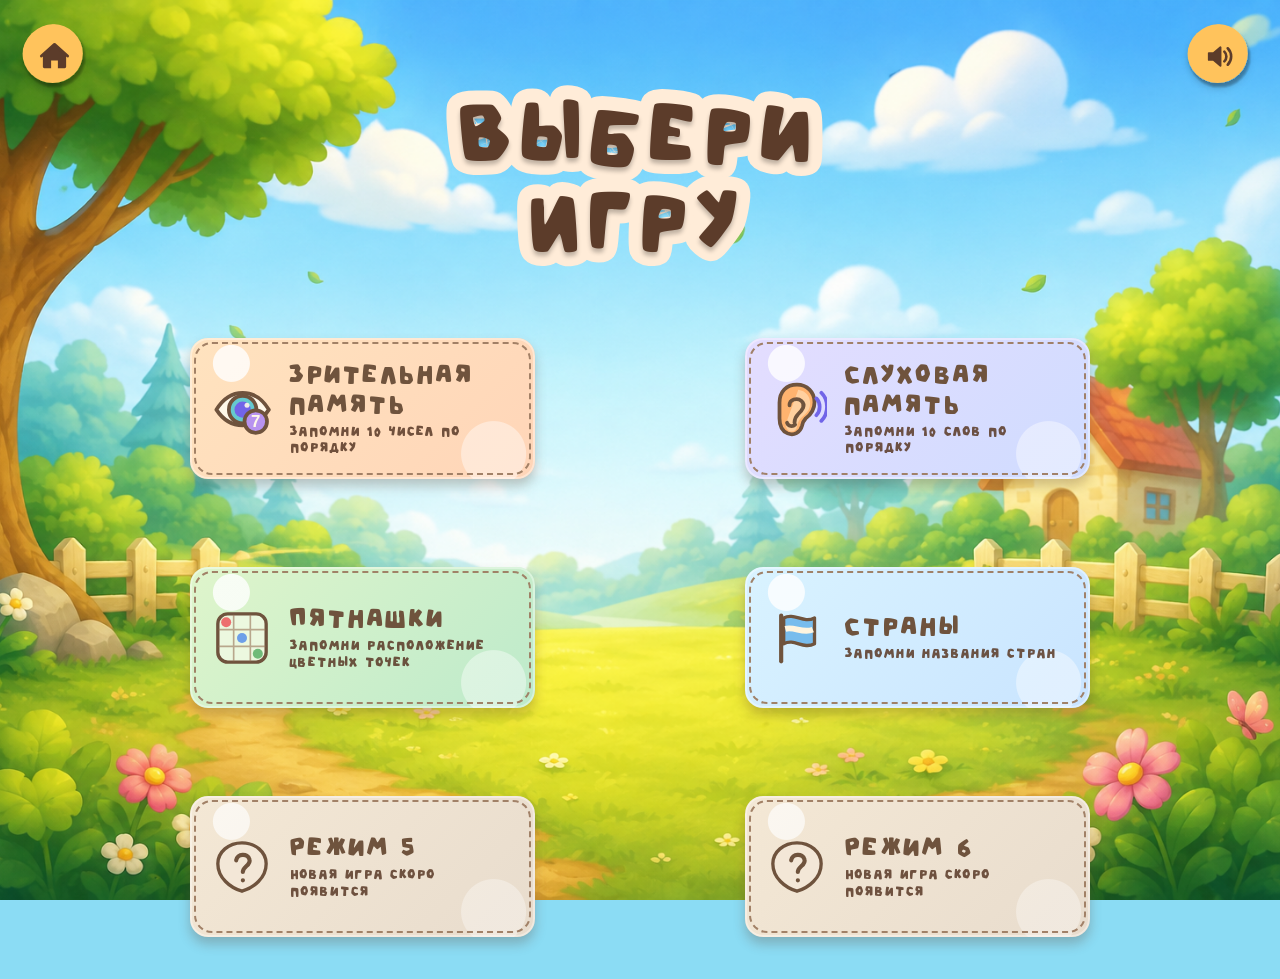
<file: index.html>
<!doctype html>
<html lang="ru">
  <head>
    <meta charset="UTF-8" />
    <meta name="viewport" content="width=device-width, initial-scale=1.0" />
    <title>Игры для тренировки памяти</title>
    <link rel="stylesheet" href="style.css?v=27" />
    <link rel="stylesheet" href="figma-theme.css?v=27" />
    <script src="ui-sounds.js?v=27" defer></script>
  </head>
  <body class="figma-page figma-page--menu">
    <main class="app">
      <header class="app__header">
        <h1>Игры для тренировки памяти</h1>
        <a class="round-control round-control--home" href="index.html?v=27" aria-label="Домой" title="Домой"></a>
        <button class="round-control round-control--sound" type="button" data-sound-toggle aria-label="Выключить звук" title="Выключить звук"></button>
      </header>

      <section class="screen">
        <h2>Выбери <span>Игру</span></h2>

        <nav class="game-menu" aria-label="Список игр">
          <a href="visual.html?v=27">
            <img class="game-menu__icon" src="assets/icons/menu-visual.svg" alt="" aria-hidden="true" />
            <strong>Зрительная память</strong>
            <span>Запомни 10 чисел по порядку</span>
          </a>
          <a href="auditory.html?v=27">
            <img class="game-menu__icon" src="assets/icons/menu-auditory.svg" alt="" aria-hidden="true" />
            <strong>Слуховая память</strong>
            <span>Запомни 10 слов по порядку</span>
          </a>
          <a href="dots.html?v=27">
            <img class="game-menu__icon" src="assets/icons/menu-dots.svg" alt="" aria-hidden="true" />
            <strong>Пятнашки</strong>
            <span>Запомни расположение цветных точек</span>
          </a>
          <a href="flags.html?v=27">
            <img class="game-menu__icon" src="assets/icons/menu-flags.svg" alt="" aria-hidden="true" />
            <strong>Страны</strong>
            <span>Запомни названия стран</span>
          </a>
          <a href="soon.html?v=27">
            <img class="game-menu__icon" src="assets/icons/menu-soon.svg" alt="" aria-hidden="true" />
            <strong>Режим 5</strong>
            <span>Новая игра скоро появится</span>
          </a>
          <a href="soon.html?v=27">
            <img class="game-menu__icon" src="assets/icons/menu-soon.svg" alt="" aria-hidden="true" />
            <strong>Режим 6</strong>
            <span>Новая игра скоро появится</span>
          </a>
        </nav>
      </section>
    </main>
  </body>
</html>
</file>
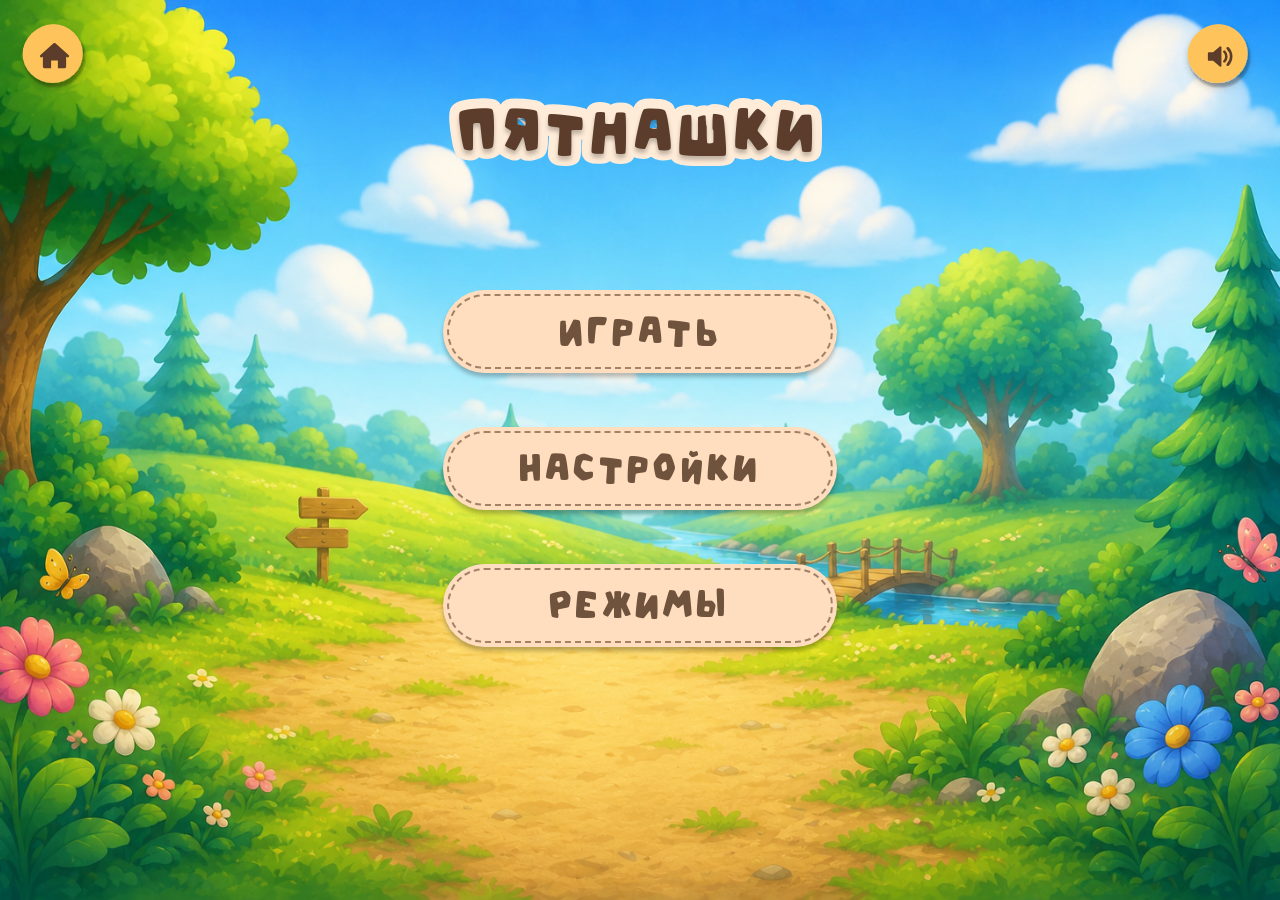
<file: dots.html>
<!doctype html>
<html lang="ru">
  <head>
    <meta charset="UTF-8" />
    <meta name="viewport" content="width=device-width, initial-scale=1.0" />
    <title>Пятнашки</title>
    <link rel="stylesheet" href="style.css?v=27" />
    <link rel="stylesheet" href="figma-theme.css?v=27" />
    <script src="ui-sounds.js?v=27" defer></script>
    <script src="dots.js?v=27" defer></script>
  </head>
  <body class="figma-page figma-page--game figma-page--dots" data-screen="home">
    <main class="app">
      <header class="app__header app__header--with-link">
        <h1>Пятнашки</h1>
        <a class="round-control round-control--home" href="index.html?v=27" aria-label="Домой" title="Домой"></a>
        <button class="round-control round-control--sound" type="button" data-sound-toggle aria-label="Выключить звук" title="Выключить звук"></button>
      </header>

      <section class="screen game-home-screen" id="game-home-screen">
        <h2>Пятнашки</h2>
        <div class="game-home-actions">
          <button class="figma-choice" id="quick-start-button" type="button">Играть</button>
          <button class="figma-choice" id="open-settings-button" type="button">Настройки</button>
          <button class="figma-choice" id="open-modes-button" type="button">Режимы</button>
        </div>
      </section>

      <section class="screen" id="settings-screen" hidden>
        <h2>Настроим игру</h2>
        <p>Запомни расположение и цвет точек, затем повтори карточку.</p>

        <form id="settings-form">
          <fieldset class="settings-group settings-group--level">
            <legend>Какое поле?</legend>
            <label><input type="radio" name="level" value="1" checked />Легко — 3 × 3</label>
            <label><input type="radio" name="level" value="2" />Средне — 4 × 4</label>
            <label><input type="radio" name="level" value="3" />Сложно — 5 × 5</label>
          </fieldset>

          <fieldset class="settings-group settings-group--duration">
            <legend>Сколько секунд?</legend>
            <label><input type="radio" name="duration" value="0.5" checked />0,5 сек</label>
            <label><input type="radio" name="duration" value="1" />1 сек</label>
            <label><input type="radio" name="duration" value="1.5" />1,5 сек</label>
            <label><input type="radio" name="duration" value="2" />2 сек</label>
            <label><input type="radio" name="duration" value="3" />3 сек</label>
          </fieldset>

          <button class="button button--main" type="submit">Поехали!</button>
        </form>
      </section>

      <section class="screen" id="memory-screen" hidden>
        <h2>Запомни расположение</h2>
        <div class="dot-board" id="memory-board"></div>
        <p class="timer"><strong id="dots-timer-value">0,5</strong> сек.</p>
      </section>

      <section class="screen" id="answer-screen" hidden>
        <h2>Повтори расположение точек</h2>
        <p>Выбери цвет и нажми на нужную клетку.</p>
        <div class="color-palette" id="color-palette"></div>
        <div class="dot-board" id="answer-board"></div>
        <button class="button button--main" id="check-button" type="button">ОК</button>
      </section>

      <section class="screen" id="result-screen" hidden>
        <h2>Результат</h2>
        <p class="score" id="result-title"></p>

        <div class="boards-result">
          <div>
            <h3>Правильная карточка</h3>
            <div class="dot-board" id="correct-board"></div>
          </div>
          <div>
            <h3>Твоя карточка</h3>
            <div class="dot-board" id="user-board"></div>
          </div>
        </div>

        <p class="result-note">Ошибочные или незаполненные клетки выделены красным.</p>
        <div class="actions">
          <button class="button button--main" id="restart-button" type="button">Играть ещё</button>
          <button class="button" id="settings-button" type="button">Изменить настройки</button>
          <a class="button button--link" href="index.html?v=27">В меню</a>
        </div>
      </section>
    </main>
  </body>
</html>
</file>
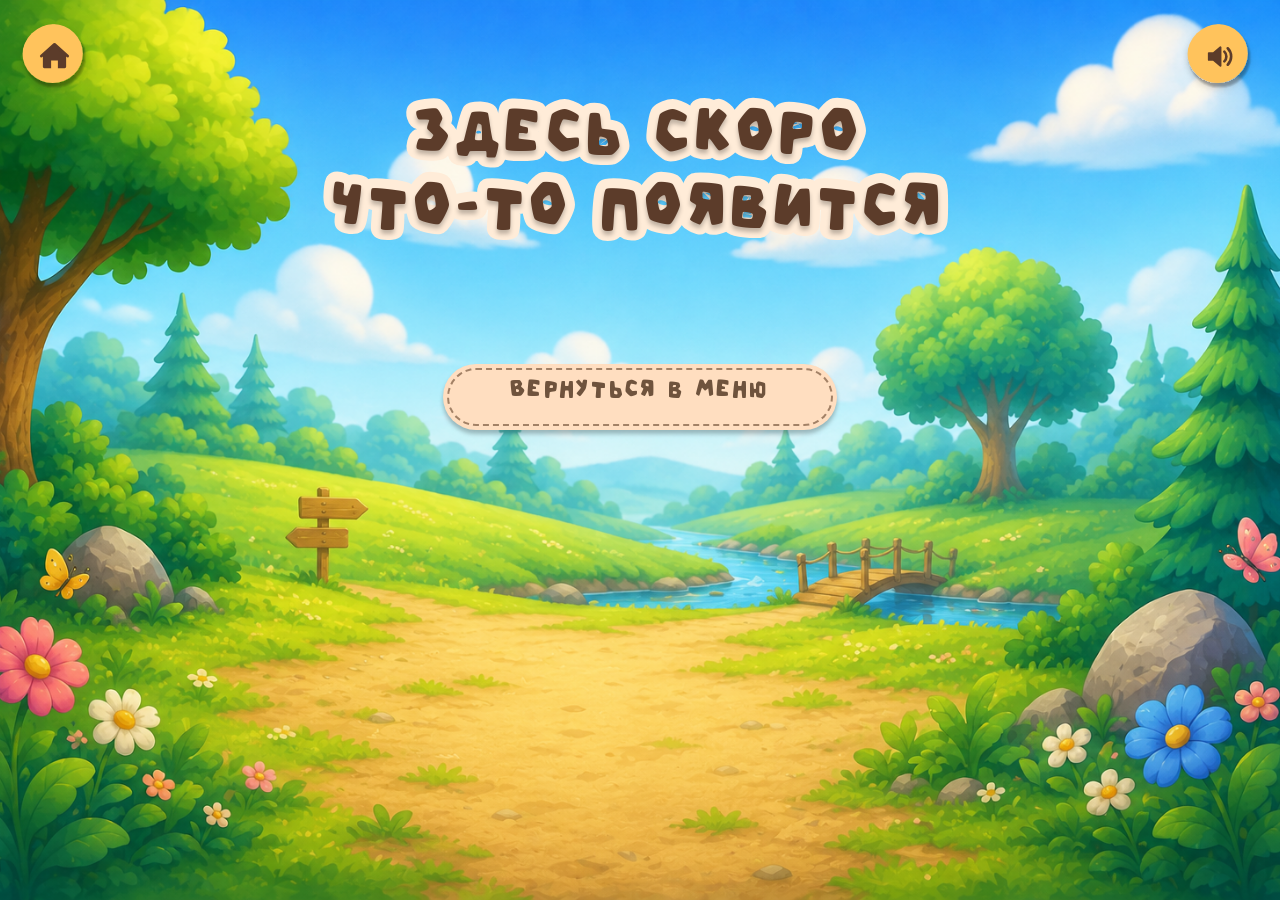
<file: soon.html>
<!doctype html>
<html lang="ru">
  <head>
    <meta charset="UTF-8" />
    <meta name="viewport" content="width=device-width, initial-scale=1.0" />
    <title>Скоро</title>
    <link rel="stylesheet" href="style.css?v=27" />
    <link rel="stylesheet" href="figma-theme.css?v=27" />
    <script src="ui-sounds.js?v=27" defer></script>
  </head>
  <body class="figma-page figma-page--game">
    <main class="app">
      <a class="round-control round-control--home" href="index.html?v=27" aria-label="Домой" title="Домой"></a>
      <button class="round-control round-control--sound" type="button" data-sound-toggle aria-label="Выключить звук" title="Выключить звук"></button>

      <section class="screen game-home-screen">
        <h2>Здесь скоро<br />что-то появится</h2>
        <div class="game-home-actions">
          <a class="figma-choice button button--link" href="index.html?v=27">Вернуться в меню</a>
        </div>
      </section>
    </main>
  </body>
</html>
</file>
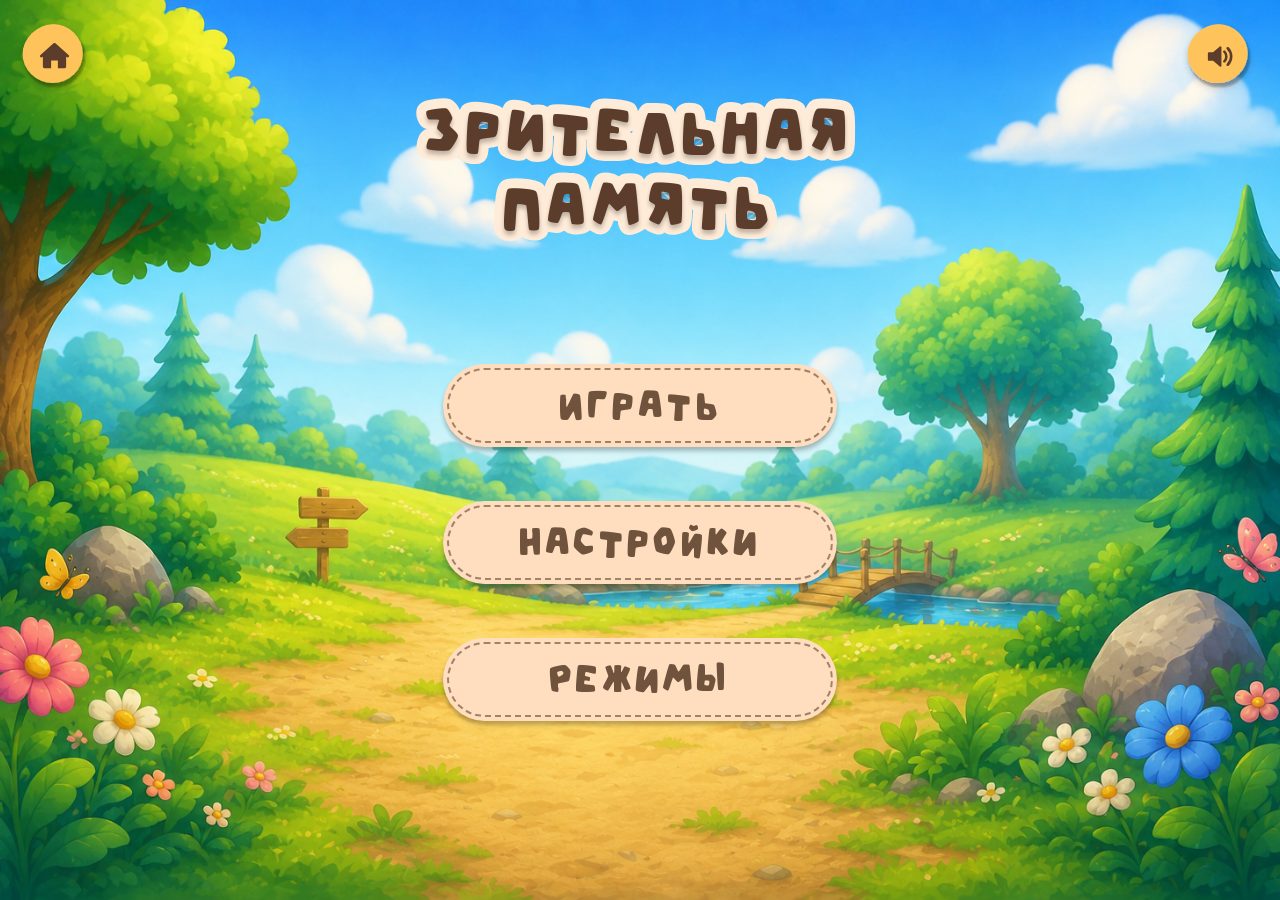
<file: visual.html>
<!doctype html>
<html lang="ru">
  <head>
    <meta charset="UTF-8" />
    <meta name="viewport" content="width=device-width, initial-scale=1.0" />
    <title>Зрительная память</title>
    <link rel="stylesheet" href="style.css?v=27" />
    <link rel="stylesheet" href="figma-theme.css?v=27" />
    <script src="ui-sounds.js?v=27" defer></script>
    <script src="app.js?v=27" defer></script>
  </head>
  <body class="figma-page figma-page--game figma-page--visual" data-screen="home">
    <main class="app">
      <header class="app__header app__header--with-link">
        <h1>Зрительная память</h1>
        <a class="round-control round-control--home" href="index.html?v=27" aria-label="Домой" title="Домой"></a>
        <button class="round-control round-control--sound" type="button" data-sound-toggle aria-label="Выключить звук" title="Выключить звук"></button>
      </header>

      <section class="screen game-home-screen" id="game-home-screen">
        <h2>Зрительная<br />память</h2>
        <div class="game-home-actions">
          <button class="figma-choice" id="quick-start-button" type="button">Играть</button>
          <button class="figma-choice" id="open-settings-button" type="button">Настройки</button>
          <button class="figma-choice" id="open-modes-button" type="button">Режимы</button>
        </div>
      </section>

      <section class="screen" id="settings-screen" hidden>
        <h2>Настройки</h2>
        <p>Запомни 10 чисел и введи их в том же порядке.</p>

        <form id="settings-form">
          <fieldset>
            <legend>Уровень</legend>
            <label><input type="radio" name="level" value="1" checked />1 — однозначные числа</label>
            <label><input type="radio" name="level" value="2" />2 — однозначные и двузначные числа</label>
            <label><input type="radio" name="level" value="3" />3 — двузначные числа</label>
          </fieldset>

          <fieldset>
            <legend>Время показа</legend>
            <label><input type="radio" name="duration" value="15" checked />15 секунд</label>
            <label><input type="radio" name="duration" value="20" />20 секунд</label>
            <label><input type="radio" name="duration" value="30" />30 секунд</label>
          </fieldset>

          <button class="button button--main" type="submit">Старт</button>
        </form>
      </section>

      <section class="screen" id="memory-screen" hidden>
        <div class="screen__top">
          <h2><span>Запомни</span><span>Числа</span></h2>
          <p class="timer"><strong id="timer-value">15</strong>&nbsp;сек</p>
        </div>
        <ol class="numbers" id="memory-numbers"></ol>
      </section>

      <section class="screen" id="answer-screen" hidden>
        <h2>Какие были числа?</h2>
        <p>Можно вводить через пробелы, запятые или одной сплошной строкой.</p>

        <form id="answer-form">
          <label for="answer-input">Ответ</label>
          <input id="answer-input" type="text" inputmode="numeric" autocomplete="off" placeholder="Например: 5 8 9 7 или 5897" />
          <p class="error" id="answer-error" hidden></p>

          <div class="keypad" aria-label="Экранная клавиатура">
            <button type="button" data-digit="1">1</button>
            <button type="button" data-digit="2">2</button>
            <button type="button" data-digit="3">3</button>
            <button type="button" data-digit="4">4</button>
            <button type="button" data-digit="5">5</button>
            <button type="button" data-digit="6">6</button>
            <button type="button" data-digit="7">7</button>
            <button type="button" data-digit="8">8</button>
            <button type="button" data-digit="9">9</button>
            <button type="button" data-action="separator">Пробел</button>
            <button type="button" data-digit="0">0</button>
            <button type="button" data-action="backspace" aria-label="Удалить">⌫</button>
          </div>

          <button class="button button--main" type="submit">ОК</button>
        </form>
      </section>

      <section class="screen" id="result-screen" hidden>
        <h2>Результат</h2>
        <p class="score">Правильных чисел по порядку до первой ошибки: <strong><span id="score-value">0</span> из 10</strong></p>

        <div class="result-row">
          <h3>Правильный ответ</h3>
          <ol class="numbers numbers--result" id="correct-numbers"></ol>
        </div>
        <div class="result-row">
          <h3>Твой ответ</h3>
          <ol class="numbers numbers--result" id="user-numbers"></ol>
        </div>

        <p class="result-note" id="result-note"></p>
        <div class="actions">
          <button class="button button--main" id="restart-button" type="button">Играть ещё</button>
          <button class="button" id="settings-button" type="button">Изменить настройки</button>
          <a class="button button--link" href="index.html?v=27">В меню</a>
        </div>
      </section>
    </main>
  </body>
</html>
</file>
<file: style.css>
@import url("figma-tokens.css");

:root {
  font-family: var(--font-family);
  color: var(--text);
  background: var(--background);
}

* {
  box-sizing: border-box;
}

body {
  min-width: 320px;
  min-height: 100vh;
  margin: 0;
}

button,
input,
textarea,
select {
  font: inherit;
}

.app {
  width: min(var(--content-width), calc(100% - 32px));
  min-height: 600px;
  margin: 32px auto;
  background: var(--surface);
  border: 1px solid var(--border);
  border-radius: var(--radius-surface);
}

.app__header {
  padding: 20px 28px;
  border-bottom: 1px solid var(--border);
}

.app__header h1 {
  margin: 0;
  font-size: var(--font-size-title);
}

.app__header--with-link {
  display: flex;
  align-items: center;
  justify-content: space-between;
  gap: 16px;
}

.app__header a {
  color: var(--main);
}

.screen {
  padding: 32px;
}

.screen h2 {
  margin: 0 0 12px;
}

.screen p {
  color: var(--muted);
  line-height: 1.5;
}

fieldset {
  display: grid;
  gap: 12px;
  margin: 24px 0;
  padding: 20px;
  border: 1px solid var(--border);
}

legend,
label {
  font-weight: 600;
}

fieldset label {
  display: flex;
  align-items: center;
  gap: 8px;
}

.button {
  min-height: 48px;
  padding: 10px 20px;
  color: var(--text);
  background: var(--surface-control);
  border: 1px solid var(--border);
  border-radius: var(--radius-control);
  cursor: pointer;
}

.button--main {
  color: var(--on-main);
  background: var(--main);
  border-color: var(--main);
}

.button--link {
  text-decoration: none;
}

.game-menu {
  display: grid;
  grid-template-columns: repeat(2, 1fr);
  gap: 16px;
  margin-top: 24px;
}

.game-menu a {
  display: grid;
  gap: 8px;
  min-height: 110px;
  align-content: center;
  padding: 20px;
  color: var(--text);
  text-decoration: none;
  border: 1px solid var(--border);
  border-radius: var(--radius-card);
}

.game-menu span {
  color: var(--muted);
}

.screen__top {
  display: flex;
  align-items: center;
  justify-content: space-between;
  gap: 20px;
}

.timer {
  margin: 0;
  white-space: nowrap;
}

.numbers {
  display: grid;
  grid-template-columns: repeat(10, minmax(55px, 1fr));
  gap: 8px;
  margin: 32px 0;
  padding: 0;
  list-style: none;
}

.numbers li {
  min-height: 70px;
  display: grid;
  place-items: center;
  overflow: hidden;
  background: var(--surface-muted);
  border: 2px solid transparent;
  font-size: 24px;
  font-weight: 700;
}

.answer-form,
#answer-form {
  max-width: var(--form-width);
}

#answer-input {
  width: 100%;
  min-height: 52px;
  display: block;
  margin: 8px 0;
  padding: 10px 14px;
  border: 1px solid var(--border);
  border-radius: var(--radius-control);
  font-size: var(--font-size-control);
}

.form-label {
  display: block;
  font-weight: 600;
}

.word-answer-grid {
  display: grid;
  grid-template-columns: repeat(2, 1fr);
  gap: 8px;
  margin: 8px 0 20px;
}

.word-answer-cell {
  min-height: 52px;
  display: flex;
  align-items: center;
  gap: 8px;
  padding: 8px 12px;
  background: var(--surface);
  border: 1px solid var(--border);
  border-radius: var(--radius-control);
}

.word-answer-cell input {
  width: 100%;
  min-width: 0;
  padding: 6px;
  border: 0;
  outline: 0;
  font-weight: 400;
}

textarea,
select {
  width: 100%;
  max-width: var(--form-width);
  display: block;
  margin: 8px 0 20px;
  padding: 10px 14px;
  border: 1px solid var(--border);
  border-radius: var(--radius-control);
}

.checkbox-row {
  display: flex;
  align-items: center;
  gap: 8px;
  margin: 20px 0;
}

.error {
  color: var(--error) !important;
}

.keypad {
  display: grid;
  grid-template-columns: repeat(3, 1fr);
  gap: 8px;
  margin: 20px 0;
}

.keypad button {
  min-height: 50px;
  background: var(--surface-muted);
  border: 1px solid var(--border);
  border-radius: var(--radius-control);
  cursor: pointer;
}

.score strong {
  display: inline-block;
  margin-left: 6px;
  color: var(--text);
}

.result-row {
  overflow-x: auto;
  margin: 24px 0;
}

.result-row h3 {
  margin-bottom: 8px;
  font-size: 15px;
}

.numbers--result {
  min-width: 650px;
  margin: 0;
}

.numbers--result li {
  min-height: 52px;
  font-size: 18px;
}

.numbers li.number--mistake {
  color: var(--error);
  background: var(--error-background);
  border-color: var(--error);
}

.numbers li.number--correct {
  color: var(--success);
  background: var(--success-background);
  border-color: var(--success-border);
}

.word-list {
  display: grid;
  grid-template-columns: repeat(2, 1fr);
  gap: 8px;
  margin: 28px 0;
  padding: 0;
  list-style-position: inside;
}

.word-list li {
  min-height: 44px;
  padding: 12px;
  background: var(--surface-muted);
  border: 2px solid transparent;
}

.word-list--result {
  min-width: var(--form-width);
}

.item--correct {
  color: var(--success);
  background: var(--success-background) !important;
  border-color: var(--success-border) !important;
}

.item--mistake {
  color: var(--error);
  background: var(--error-background) !important;
  border-color: var(--error) !important;
}

.dot-board {
  --board-size: 3;
  width: min(100%, var(--board-width));
  display: grid;
  grid-template-columns: repeat(var(--board-size), 1fr);
  margin: 24px 0;
  border-top: 1px solid var(--border);
  border-left: 1px solid var(--border);
}

.dot-cell {
  aspect-ratio: 1;
  display: grid;
  place-items: center;
  padding: 0;
  background: var(--surface);
  border: 0;
  border-right: 1px solid var(--border);
  border-bottom: 1px solid var(--border);
}

button.dot-cell {
  cursor: pointer;
}

.dot-cell--mistake {
  background: var(--error-background);
  box-shadow: inset 0 0 0 2px var(--error);
}

.dot {
  width: 55%;
  aspect-ratio: 1;
  display: inline-block;
  border-radius: var(--radius-round);
}

.dot--red { background: var(--dot-red); }
.dot--blue { background: var(--dot-blue); }
.dot--green { background: var(--dot-green); }
.dot--yellow { background: var(--dot-yellow); }

.color-palette {
  display: flex;
  flex-wrap: wrap;
  gap: 8px;
  margin: 20px 0;
}

.color-palette button {
  min-height: 44px;
  display: flex;
  align-items: center;
  gap: 8px;
  padding: 8px 12px;
  background: var(--surface-muted);
  border: 1px solid var(--border);
  border-radius: var(--radius-control);
  cursor: pointer;
}

.color-palette button.is-selected {
  border: 2px solid var(--main);
}

.color-palette .dot {
  width: 22px;
}

.boards-result {
  display: flex;
  gap: 32px;
  align-items: flex-start;
}

.boards-result > div {
  width: min(100%, var(--board-width));
}

.flag-card {
  min-height: 330px;
  display: grid;
  place-items: center;
  align-content: center;
  gap: 18px;
  margin: 24px 0;
  padding: 20px;
  border: 1px solid var(--border);
  border-radius: var(--radius-card);
}

.flag-card img {
  width: min(100%, 320px);
  height: auto;
  border: 1px solid var(--border);
}

.flag-card strong {
  font-size: 24px;
}

.flag-feedback {
  padding: 12px;
  border: 1px solid var(--border);
}

.feedback--correct {
  color: var(--success) !important;
  background: var(--success-background);
  border-color: var(--success-border);
}

.feedback--mistake {
  color: var(--error) !important;
  background: var(--error-background);
  border-color: var(--error);
}

.flag-results {
  display: grid;
  gap: 8px;
  margin: 24px 0;
}

.flag-result {
  display: flex;
  align-items: center;
  gap: 14px;
  padding: 10px;
  border: 1px solid var(--border);
  border-radius: var(--radius-card);
}

.flag-result img {
  width: 80px;
  height: auto;
}

.flag-result span {
  display: grid;
  gap: 4px;
}

.flag-result small {
  color: var(--muted);
}

.result-note {
  font-size: 14px;
}

.actions {
  display: flex;
  gap: 12px;
  margin-top: 24px;
}

@media (max-width: 600px) {
  .app {
    width: 100%;
    min-height: 100vh;
    margin: 0;
    border: 0;
  }

  .app__header,
  .screen {
    padding: 20px 16px;
  }

  .screen__top {
    align-items: flex-start;
  }

  .numbers {
    grid-template-columns: repeat(5, 1fr);
  }

  .numbers li {
    min-height: 56px;
    font-size: 20px;
  }

  .game-menu {
    grid-template-columns: 1fr;
  }

  .word-list {
    grid-template-columns: 1fr;
  }

  .word-answer-grid {
    grid-template-columns: 1fr;
  }

  .boards-result {
    flex-direction: column;
    gap: 12px;
  }

  .actions {
    flex-direction: column;
  }

  .actions .button {
    width: 100%;
  }
}
</file>
<file: figma-theme.css>
@font-face {
  font-family: "TOYZ";
  src: url("assets/fonts/TOYZ.ttf") format("truetype");
  font-style: normal;
  font-weight: 400;
  font-display: swap;
}

[hidden] {
  display: none !important;
}

.figma-page {
  min-height: 100vh;
  overflow-x: hidden;
  color: var(--text);
  background-color: var(--background);
  background-position: center;
  background-size: cover;
  background-attachment: fixed;
}

.figma-page--menu {
  background-image: url("assets/figma/menu-background.png");
}

.figma-page--game {
  background-image: url("assets/figma/home-background.png");
}

.figma-page--game[data-screen="home"],
.figma-page--game[data-screen="settings"] {
  background-image: url("assets/figma/home-background.png");
}

.figma-page--game[data-screen="memory"],
.figma-page--game[data-screen="answer"],
.figma-page--game[data-screen="result"] {
  background-image: url("assets/figma/game-background.png");
}

.figma-page .app {
  position: relative;
  width: 100%;
  max-width: 1440px;
  min-height: 100vh;
  margin: 0 auto;
  overflow: hidden;
  color: var(--text);
  background: transparent;
  border: 0;
}

.figma-page .app__header {
  position: absolute;
  z-index: 20;
  top: 0;
  left: 0;
  width: 100%;
  height: 100px;
  padding: 0;
  border: 0;
  pointer-events: none;
}

.figma-page .app__header h1 {
  position: absolute;
  width: 1px;
  height: 1px;
  overflow: hidden;
  clip: rect(0 0 0 0);
  clip-path: inset(50%);
}

.figma-page .round-control {
  position: absolute;
  top: 24px;
  width: 65px;
  height: 65px;
  display: grid;
  place-items: center;
  padding: 0;
  overflow: visible;
  color: var(--text);
  background: url("assets/figma/nav-circle.svg") center / contain no-repeat;
  border: 0;
  border-radius: 50%;
  filter: drop-shadow(0 4px 3px rgba(0, 0, 0, 0.2));
  cursor: pointer;
  pointer-events: auto;
  transition: filter 150ms ease, transform 150ms ease;
}

.figma-page .round-control::before {
  width: 31px;
  height: 31px;
  background-position: center;
  background-repeat: no-repeat;
  background-size: contain;
  content: "";
}

.figma-page .round-control--home {
  left: 22px;
}

.figma-page .round-control--home::before {
  background-image: url("assets/icons/home.svg");
}

.figma-page .round-control--sound {
  right: 28px;
}

.figma-page .round-control--sound::before {
  background-image: url("assets/icons/sound-on.svg");
}

.figma-page .round-control--sound.is-muted::before {
  background-image: url("assets/icons/sound-off.svg");
}

.figma-page .screen {
  position: relative;
  width: 100%;
  min-height: 100vh;
  display: flex;
  flex-direction: column;
  align-items: center;
  padding: 70px 32px 42px;
}

.figma-page .screen h2 {
  max-width: min(90vw, 760px);
  margin: 0;
  padding: 0;
  color: var(--text);
  background: transparent;
  border-radius: 0;
  box-shadow: none;
  font-family: var(--font-family);
  font-size: clamp(44px, 5vw, 64px);
  font-weight: 400;
  line-height: normal;
  letter-spacing: 0;
  text-align: center;
  text-shadow: 0 4px 4px rgba(0, 0, 0, 0.25);
  text-transform: none;
  -webkit-text-stroke: 20px #ffecd8;
  paint-order: stroke fill;
}

.figma-page .screen p {
  color: var(--muted);
}

.figma-page--menu .screen {
  justify-content: flex-start;
  padding-top: 92px;
}

.figma-page--menu .screen h2 {
  width: 450px;
  font-size: clamp(58px, 6.67vw, 96px);
  line-height: 1.02;
  text-align: center;
  -webkit-text-stroke-width: 28px;
}

.figma-page--menu .screen h2 span {
  display: block;
  padding-left: 0;
}

.figma-page--menu .game-menu {
  width: min(900px, 90vw);
  display: grid;
  grid-template-columns: repeat(2, 345px);
  justify-content: space-between;
  gap: 88px 80px;
  margin-top: 72px;
}

.figma-page--menu .game-menu a,
.figma-choice,
.figma-page .button,
.figma-page fieldset label,
.figma-page .checkbox-row {
  position: relative;
  color: var(--muted);
  background: var(--surface);
  border: 0;
  box-shadow: 0 4px 4px rgba(0, 0, 0, 0.25);
  font-family: var(--font-family);
  font-weight: 400;
  letter-spacing: 0;
}

.figma-page--menu .game-menu a::after,
.figma-choice::after,
.figma-page .button::after,
.figma-page fieldset label::after,
.figma-page .checkbox-row::after {
  position: absolute;
  inset: 4px;
  border: 2px dashed rgba(157, 124, 97, 0.95);
  border-radius: inherit;
  content: "";
  pointer-events: none;
}

.figma-page--menu .game-menu a {
  width: 345px;
  min-height: 141px;
  display: grid;
  grid-template-columns: 64px 1fr;
  grid-template-rows: auto auto;
  align-items: center;
  align-content: center;
  gap: 5px 14px;
  padding: 14px 22px;
  border-radius: 18px;
  text-align: left;
  text-transform: none;
  cursor: pointer;
  background-image:
    radial-gradient(circle at 12% 18%, rgba(255, 255, 255, 0.8) 0 18px, transparent 19px),
    radial-gradient(circle at 88% 82%, rgba(255, 255, 255, 0.42) 0 32px, transparent 33px),
    linear-gradient(135deg, #ffe3bf, #ffd5b8);
  box-shadow: inset 0 0 0 2px rgba(255, 255, 255, 0.35), 0 7px 12px rgba(92, 60, 42, 0.28);
}

.figma-page--menu .game-menu__icon {
  width: 60px;
  height: 60px;
  grid-row: 1 / 3;
  object-fit: contain;
  transform-origin: center;
}

.figma-page--menu .game-menu a:hover .game-menu__icon,
.figma-page--menu .game-menu a:focus-visible .game-menu__icon {
  animation: menu-icon-bounce 0.65s ease both;
}

@keyframes menu-icon-bounce {
  0%, 100% {
    transform: translateY(0) rotate(0) scale(1);
  }

  30% {
    transform: translateY(-7px) rotate(-7deg) scale(1.08);
  }

  65% {
    transform: translateY(-2px) rotate(6deg) scale(1.04);
  }
}

@media (prefers-reduced-motion: reduce) {
  .figma-page--menu .game-menu a:hover .game-menu__icon,
  .figma-page--menu .game-menu a:focus-visible .game-menu__icon {
    animation: none;
  }
}

.figma-page--menu .game-menu strong,
.figma-page--menu .game-menu span {
  grid-column: 2;
}

.figma-page--menu .game-menu strong {
  align-self: end;
}

.figma-page--menu .game-menu span {
  align-self: start;
}

.figma-page--menu .game-menu a:nth-child(2) {
  background-image:
    radial-gradient(circle at 12% 18%, rgba(255, 255, 255, 0.8) 0 18px, transparent 19px),
    radial-gradient(circle at 88% 82%, rgba(255, 255, 255, 0.42) 0 32px, transparent 33px),
    linear-gradient(135deg, #e4ddff, #cfdcff);
}

.figma-page--menu .game-menu a:nth-child(3) {
  background-image:
    radial-gradient(circle at 12% 18%, rgba(255, 255, 255, 0.8) 0 18px, transparent 19px),
    radial-gradient(circle at 88% 82%, rgba(255, 255, 255, 0.42) 0 32px, transparent 33px),
    linear-gradient(135deg, #dff5cb, #bdeacb);
}

.figma-page--menu .game-menu a:nth-child(4) {
  background-image:
    radial-gradient(circle at 12% 18%, rgba(255, 255, 255, 0.8) 0 18px, transparent 19px),
    radial-gradient(circle at 88% 82%, rgba(255, 255, 255, 0.42) 0 32px, transparent 33px),
    linear-gradient(135deg, #d9f3ff, #c9e4ff);
}

.figma-page--menu .game-menu a:nth-child(5),
.figma-page--menu .game-menu a:nth-child(6) {
  background-image:
    radial-gradient(circle at 12% 18%, rgba(255, 255, 255, 0.65) 0 18px, transparent 19px),
    radial-gradient(circle at 88% 82%, rgba(255, 255, 255, 0.34) 0 32px, transparent 33px),
    linear-gradient(135deg, #f4e8d5, #e8dccd);
}

.figma-page--menu .game-menu strong {
  font-size: 27px;
  font-weight: 400;
  line-height: 1.08;
}

.figma-page--menu .game-menu span {
  display: block;
  max-width: 270px;
  color: rgba(92, 60, 42, 0.88);
  font-family: var(--font-family);
  font-size: 14px;
  font-weight: 400;
  line-height: 1.18;
  text-transform: none;
}

.game-home-screen {
  padding-top: 96px !important;
}

.game-home-screen h2 {
  min-width: 390px;
}

.game-home-actions {
  width: 394px;
  display: grid;
  gap: 54px;
  margin-top: 120px;
}

.figma-choice {
  width: 100%;
  min-height: 83px;
  padding: 10px 28px;
  border-radius: 42px;
  cursor: pointer;
  font-size: 40px;
  text-transform: none;
}

.figma-page button:hover,
.figma-page a:hover {
  filter: brightness(1.14) saturate(1.1);
  transform: translateY(-3px) scale(1.025);
}

.figma-page--menu .game-menu a:hover,
.figma-page .figma-choice:hover,
.figma-page .button:hover {
  box-shadow: 0 0 0 5px rgba(255, 195, 92, 0.55), 0 8px 14px rgba(92, 60, 42, 0.3);
}

.figma-page button:active,
.figma-page a:active {
  filter: brightness(1.04);
  transform: translateY(1px) scale(0.985);
}

.figma-page button:focus-visible,
.figma-page a:focus-visible,
.figma-page input:focus-visible,
.figma-page select:focus-visible {
  outline: 4px solid rgba(92, 60, 42, 0.5);
  outline-offset: 3px;
}

.figma-page #settings-screen {
  padding-top: 64px;
}

.figma-page #settings-screen > p {
  display: none;
}

.figma-page #settings-form {
  width: min(1080px, 94vw);
  display: grid;
  grid-template-columns: repeat(2, minmax(300px, 394px));
  justify-content: center;
  align-items: start;
  gap: 34px 130px;
  margin-top: 82px;
}

.figma-page fieldset {
  min-width: 0;
  display: grid;
  gap: 62px;
  margin: 0;
  padding: 0;
  border: 0;
}

.figma-page legend,
.figma-page .settings-control > label {
  width: 100%;
  margin-bottom: 14px;
  color: var(--text);
  font-family: var(--font-family);
  font-size: 32px;
  text-align: center;
  text-shadow: 0 3px 3px rgba(0, 0, 0, 0.2);
  text-transform: uppercase;
}

.figma-page .settings-control {
  display: grid;
  align-content: start;
  gap: 24px;
}

.figma-page fieldset label,
.figma-page .checkbox-row {
  position: relative;
  width: 100%;
  min-height: 83px;
  display: flex;
  align-items: center;
  justify-content: center;
  margin: 0;
  padding: 12px 26px;
  border-radius: 42px;
  cursor: pointer;
  font-size: 25px;
  line-height: 1.15;
  text-align: center;
}

.figma-page fieldset input,
.figma-page .checkbox-row input {
  position: absolute;
  width: 1px;
  height: 1px;
  opacity: 0;
}

.figma-page fieldset label:has(input:checked),
.figma-page .checkbox-row:has(input:checked) {
  background: var(--surface);
  box-shadow: 0 0 0 4px rgba(92, 60, 42, 0.34), 0 4px 4px rgba(0, 0, 0, 0.25);
}

.figma-page #settings-form > .button {
  grid-column: 1 / -1;
  justify-self: center;
}

.figma-page #settings-form > .checkbox-row,
.figma-page #settings-form > p {
  grid-column: 1 / -1;
  justify-self: center;
}

.figma-page #settings-form > .checkbox-row {
  max-width: 394px;
}

.figma-page--auditory #settings-form {
  grid-template-columns: minmax(300px, 394px);
}

.figma-page--auditory #settings-form > .button {
  grid-column: auto;
}

.figma-page--dots #settings-screen {
  padding-top: 118px;
}

.figma-page--dots #settings-form {
  width: min(1080px, 94vw);
  grid-template-columns: minmax(260px, 394px) minmax(360px, 470px);
  column-gap: clamp(28px, 8vw, 120px);
  row-gap: 42px;
  margin-top: 70px;
}

.figma-page--dots .settings-group {
  align-content: start;
  gap: 54px;
}

.figma-page--dots .settings-group legend {
  margin-bottom: -22px;
  font-size: 34px;
  transform: translateY(-46px);
}

.figma-page--dots .settings-group label {
  min-height: 83px;
  font-size: 30px;
}

.figma-page--dots .settings-group--duration {
  grid-template-columns: repeat(2, minmax(0, 1fr));
  gap: 54px 24px;
}

.figma-page--dots .settings-group--duration legend {
  grid-column: 1 / -1;
}

.figma-page--dots .settings-group--duration label:last-of-type {
  width: calc(50% - 12px);
  grid-column: 1 / -1;
  justify-self: center;
}

.figma-page--dots #settings-form > .button {
  margin-top: -6px;
}

.figma-page select,
.figma-page #answer-input,
.figma-page .word-answer-cell {
  color: var(--text);
  background: var(--surface);
  border: 2px dashed var(--border);
  box-shadow: 0 4px 4px rgba(0, 0, 0, 0.2);
}

.figma-page select {
  min-height: 70px;
  margin: 0;
  padding: 10px 30px;
  border-radius: 35px;
  font-size: 24px;
  text-align: center;
}

.figma-page .button {
  min-width: 210px;
  min-height: 66px;
  padding: 12px 28px;
  color: var(--muted);
  border-radius: 34px;
  font-size: 24px;
  text-align: center;
  text-transform: none;
}

.figma-page .button--main {
  color: var(--muted);
  background: var(--surface);
}

.figma-page .screen__top {
  width: 100%;
  display: flex;
  justify-content: center;
}

.figma-page .timer,
.figma-page--flags #memory-screen .screen__top > p {
  position: absolute;
  z-index: 10;
  bottom: 22px;
  left: 50%;
  width: 385px;
  min-height: 72px;
  display: grid;
  place-items: center;
  margin: 0;
  padding: 8px 24px;
  color: var(--muted);
  background: var(--surface-muted);
  border-radius: 30px;
  box-shadow: 0 4px 4px rgba(0, 0, 0, 0.2);
  transform: translateX(-50%);
  font-size: 32px;
  text-transform: none;
}

.figma-page .numbers {
  width: min(760px, 92vw);
  margin: 78px auto 100px;
}

.figma-page #memory-numbers {
  display: grid;
  grid-template-columns: repeat(5, minmax(70px, 114px));
  grid-template-rows: repeat(3, 108px);
  justify-content: center;
  gap: 36px 20px;
}

.figma-page #memory-numbers li {
  min-height: 108px;
  color: var(--muted);
  background: var(--surface);
  border: 2px dashed var(--border);
  border-radius: 18px;
  box-shadow: 0 4px 4px rgba(0, 0, 0, 0.25);
  font-family: var(--font-family);
  font-size: 32px;
}

.figma-page #memory-numbers li:nth-child(1) { grid-column: 2; grid-row: 1; }
.figma-page #memory-numbers li:nth-child(2) { grid-column: 3; grid-row: 1; }
.figma-page #memory-numbers li:nth-child(3) { grid-column: 4; grid-row: 1; }
.figma-page #memory-numbers li:nth-child(4) { grid-column: 1; grid-row: 2; }
.figma-page #memory-numbers li:nth-child(5) { grid-column: 2; grid-row: 2; }
.figma-page #memory-numbers li:nth-child(6) { grid-column: 3; grid-row: 2; }
.figma-page #memory-numbers li:nth-child(7) { grid-column: 4; grid-row: 2; }
.figma-page #memory-numbers li:nth-child(8) { grid-column: 5; grid-row: 2; }
.figma-page #memory-numbers li:nth-child(9) { grid-column: 2; grid-row: 3; }
.figma-page #memory-numbers li:nth-child(10) { grid-column: 4; grid-row: 3; }

.figma-page--visual #memory-screen {
  justify-content: flex-start;
  padding-top: 118px;
}

.figma-page--visual #memory-screen .screen__top h2 {
  width: 360px;
  color: #5c3c2a;
  font-size: 58px;
  line-height: 0.92;
  text-align: center;
  text-shadow: 0 4px 4px rgba(0, 0, 0, 0.25);
  -webkit-text-stroke: 21px #ffecd8;
  paint-order: stroke fill;
}

.figma-page--visual #memory-screen .screen__top h2 span {
  display: block;
}

.figma-page--visual #memory-screen .numbers {
  width: min(520px, 92vw);
  display: grid;
  grid-template-columns: repeat(5, 86px);
  grid-template-rows: repeat(2, 80px);
  justify-content: center;
  gap: 14px;
  margin: 54px auto 100px;
}

.figma-page--visual #memory-screen #memory-numbers li {
  position: relative;
  width: 86px;
  min-height: 80px;
  grid-column: auto;
  grid-row: auto;
  color: #6f533d;
  background: #ffdec0;
  border: 0;
  border-radius: 16px;
  box-shadow: 0 4px 4px rgba(0, 0, 0, 0.25);
  font-family: var(--font-family);
  font-size: 32px;
  font-weight: 400;
}

.figma-page--visual #memory-screen #memory-numbers li::after {
  position: absolute;
  inset: 4px;
  border: 2px dashed rgba(157, 124, 97, 0.95);
  border-radius: 13px;
  content: "";
  pointer-events: none;
}

.figma-page--visual #memory-screen .timer {
  bottom: 14px;
  width: 292px;
  min-height: 54px;
  display: flex;
  align-items: center;
  justify-content: center;
  padding: 6px 20px;
  border-radius: 28px;
  font-family: var(--font-family);
  font-size: 28px;
  font-weight: 400;
  line-height: 1;
  white-space: nowrap;
}

.figma-page--visual #memory-screen .timer strong {
  font-weight: 400;
}

.figma-page .word-list {
  width: min(790px, 92vw);
  display: grid;
  grid-template-columns: repeat(2, 1fr);
  gap: 30px 64px;
  margin: 64px auto 100px;
}

.figma-page .word-list li,
.figma-page .word-answer-cell {
  min-height: 64px;
  color: var(--muted);
  background: var(--surface);
  border: 2px dashed var(--border);
  border-radius: 18px;
  box-shadow: 0 4px 4px rgba(0, 0, 0, 0.22);
  font-family: var(--font-family);
  font-size: 22px;
}

.figma-page #answer-screen > p {
  max-width: 700px;
  margin: 20px 0;
  padding: 8px 16px;
  background: rgba(255, 236, 216, 0.88);
  border-radius: 18px;
  text-align: center;
}

.figma-page #answer-form {
  width: min(560px, 92vw);
  margin-top: 34px;
}

.figma-page #answer-input {
  min-height: 82px;
  padding: 16px 26px;
  border-radius: 18px;
  font-family: var(--font-family);
  font-size: 26px;
}

.figma-page .form-label,
.figma-page #answer-form > label {
  display: block;
  margin-bottom: 10px;
  color: var(--text);
  font-size: 22px;
  text-align: center;
}

.figma-page .word-answer-grid {
  gap: 14px;
}

.figma-page .word-answer-cell input {
  color: var(--text);
  background: transparent;
}

.figma-page .keypad {
  gap: 10px;
}

.figma-page .keypad button,
.figma-page .color-palette button {
  color: var(--muted);
  background: var(--surface-muted);
  border: 2px dashed var(--border);
  border-radius: 18px;
  box-shadow: 0 3px 3px rgba(0, 0, 0, 0.18);
  font-family: var(--font-family);
}

.figma-page .dot-board {
  width: min(600px, 80vw);
  gap: 12px;
  margin: 32px auto 100px;
  border: 0;
}

.figma-page .dot-cell {
  overflow: hidden;
  background: rgba(255, 222, 192, 0.24);
  border: 1px solid rgba(255, 255, 255, 0.6);
  border-radius: 18px;
  box-shadow: 0 4px 4px rgba(0, 0, 0, 0.23);
  backdrop-filter: blur(5px);
}

.figma-page .dot-cell--mistake {
  background: var(--error-background);
  box-shadow: inset 0 0 0 3px var(--error), 0 4px 4px rgba(0, 0, 0, 0.23);
}

.figma-page .color-palette {
  justify-content: center;
}

.figma-page .flag-card {
  width: min(600px, 86vw);
  min-height: 332px;
  margin: 54px auto 100px;
  background: var(--surface);
  border: 2px dashed var(--border);
  border-radius: 18px;
  box-shadow: 0 4px 4px rgba(0, 0, 0, 0.25);
}

.figma-page .flag-card img {
  max-height: 220px;
  object-fit: contain;
  border-radius: 10px;
}

.figma-page #result-screen {
  width: min(1120px, calc(100% - 40px));
  min-height: auto;
  margin: 88px auto 40px;
  padding: 34px;
  background: rgba(255, 236, 216, 0.94);
  border: 2px dashed var(--border);
  border-radius: 24px;
  box-shadow: 0 8px 24px rgba(92, 60, 42, 0.28);
}

.figma-page #result-screen h2 {
  font-size: 48px;
}

.figma-page .result-row,
.figma-page .flag-results {
  width: 100%;
}

.figma-page .numbers--result,
.figma-page .word-list--result {
  width: 100%;
  margin: 0;
}

.figma-page .numbers--result li,
.figma-page .flag-result {
  background: var(--surface);
  border-radius: 14px;
}

.figma-page .actions {
  justify-content: center;
  flex-wrap: wrap;
}

@media (max-width: 600px) {
  .figma-page {
    background-position: center top;
    background-attachment: scroll;
  }

  .figma-page .round-control {
    width: 48px;
    height: 48px;
    top: 14px;
  }

  .figma-page .round-control::before {
    width: 24px;
    height: 24px;
  }

  .figma-page .round-control--home { left: 14px; }
  .figma-page .round-control--sound { right: 14px; }

  .figma-page .screen {
    min-height: 100svh;
    padding: 68px 16px 90px;
  }

  .figma-page .screen h2,
  .figma-page--menu .screen h2 {
    width: auto;
    max-width: 92vw;
    padding: 0;
    font-size: 38px;
    letter-spacing: 0;
    -webkit-text-stroke-width: 16px;
  }

  .figma-page--menu .screen h2 span {
    padding-left: 0;
  }

  .figma-page--menu .game-menu {
    width: 100%;
    grid-template-columns: 1fr;
    justify-items: center;
    gap: 18px;
    margin-top: 40px;
  }

  .figma-page--menu .game-menu a {
    width: min(330px, 90vw);
    min-height: 92px;
  }

  .figma-page--menu .game-menu strong {
    font-size: 23px;
  }

  .figma-page--menu .game-menu span {
    font-size: 12px;
  }

  .game-home-screen {
    padding-top: 92px !important;
  }

  .game-home-screen h2 {
    min-width: 0;
  }

  .game-home-actions {
    width: min(330px, 90vw);
    gap: 24px;
    margin-top: 70px;
  }

  .figma-choice {
    min-height: 68px;
    font-size: 27px;
  }

  .figma-page #settings-form,
  .figma-page--auditory #settings-form {
    width: 100%;
    grid-template-columns: 1fr;
    gap: 28px;
    margin-top: 42px;
  }

  .figma-page fieldset {
    gap: 18px;
  }

  .figma-page legend,
  .figma-page .settings-control > label {
    font-size: 26px;
  }

  .figma-page fieldset label,
  .figma-page .checkbox-row {
    min-height: 62px;
    font-size: 19px;
  }

  .figma-page #settings-form > .button {
    grid-column: auto;
  }

  .figma-page--dots #settings-screen {
    padding-top: 112px;
  }

  .figma-page--dots #settings-form {
    grid-template-columns: 1fr;
    gap: 30px;
    margin-top: 44px;
  }

  .figma-page--dots .settings-group,
  .figma-page--dots .settings-group--duration {
    grid-template-columns: 1fr;
    gap: 18px;
  }

  .figma-page--dots .settings-group--duration legend,
  .figma-page--dots .settings-group--duration label:last-of-type {
    width: 100%;
    grid-column: auto;
  }

  .figma-page #memory-numbers {
    width: 100%;
    grid-template-columns: repeat(5, 1fr);
    grid-template-rows: repeat(3, 64px);
    gap: 12px 6px;
    margin-top: 56px;
  }

  .figma-page #memory-numbers li {
    min-height: 64px;
    border-radius: 12px;
    font-size: 20px;
  }

  .figma-page--visual #memory-screen {
    padding-top: 112px;
  }

  .figma-page--visual #memory-screen .screen__top h2 {
    width: 250px;
    font-size: 42px;
    -webkit-text-stroke-width: 17px;
  }

  .figma-page--visual #memory-screen .numbers {
    width: 100%;
    grid-template-columns: repeat(5, minmax(52px, 68px));
    grid-template-rows: repeat(2, 66px);
    gap: 10px 7px;
    margin-top: 48px;
  }

  .figma-page--visual #memory-screen #memory-numbers li {
    width: auto;
    min-height: 66px;
    border-radius: 13px;
    font-size: 24px;
  }

  .figma-page--visual #memory-screen .timer {
    width: 220px;
    min-height: 50px;
    font-size: 24px;
  }

  .figma-page .word-list {
    width: 100%;
    grid-template-columns: 1fr;
    gap: 12px;
    margin-top: 40px;
  }

  .figma-page .timer,
  .figma-page--flags #memory-screen .screen__top > p {
    position: fixed;
    bottom: 10px;
    width: 220px;
    min-height: 52px;
    font-size: 22px;
  }

  .figma-page .dot-board {
    width: min(100%, 430px);
    gap: 6px;
  }

  .figma-page .flag-card {
    width: 100%;
    min-height: 240px;
    margin-top: 36px;
  }

  .figma-page #result-screen {
    width: calc(100% - 20px);
    margin-top: 72px;
    padding: 20px 14px;
  }

  .figma-page #result-screen h2 {
    font-size: 36px;
  }

  .figma-page--visual #result-screen .result-row {
    overflow-x: visible;
  }

  .figma-page--visual #result-screen .numbers--result {
    min-width: 0;
    grid-template-columns: repeat(5, minmax(0, 1fr));
    gap: 6px;
  }

  .figma-page--visual #result-screen .numbers--result li {
    min-width: 0;
    min-height: 0;
    aspect-ratio: 1;
    padding: 0;
    border-radius: 10px;
    font-size: clamp(14px, 4.5vw, 18px);
  }

  .figma-page .actions {
    width: 100%;
  }
}
</file>
